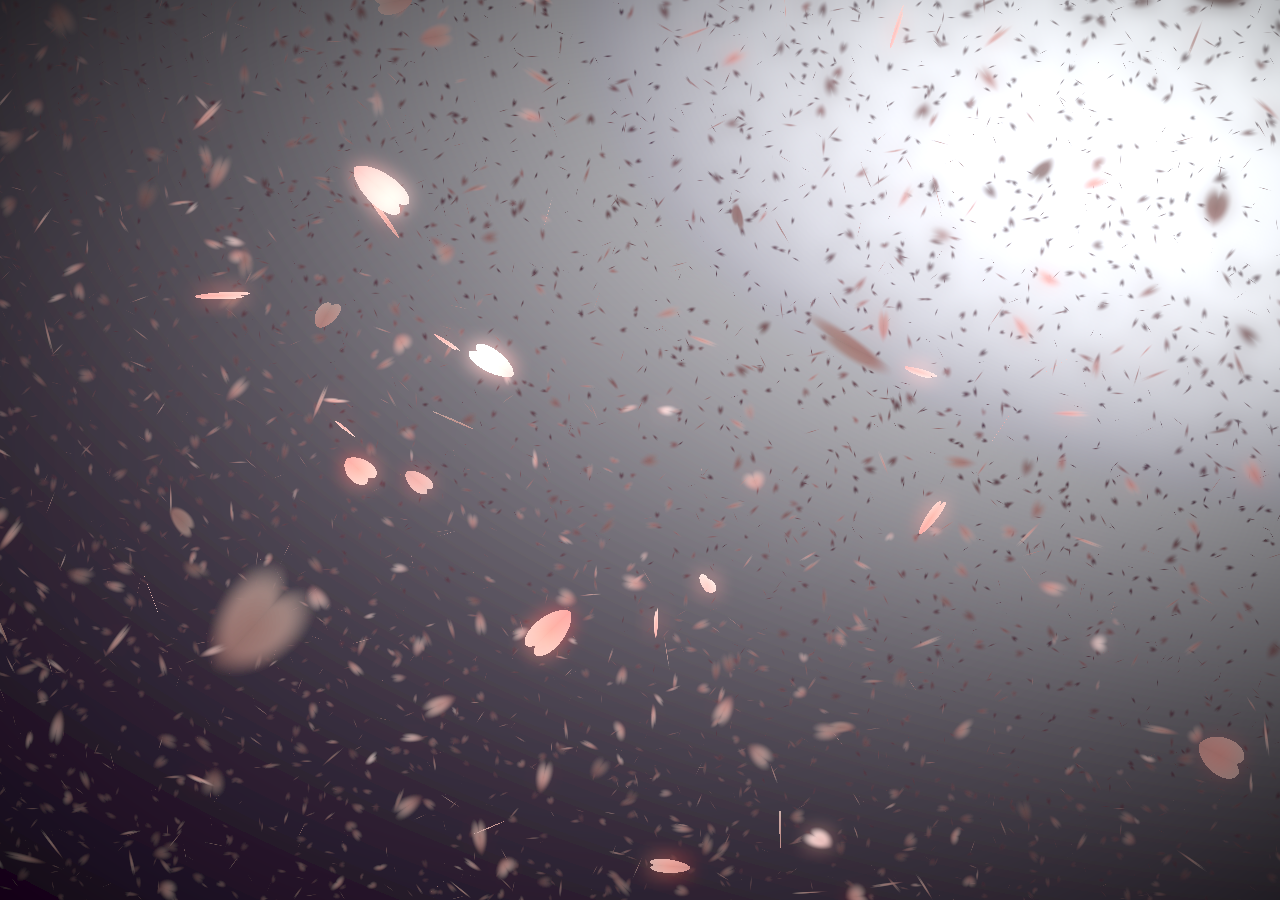
<file: index.htm>
<!DOCTYPE HTML PUBLIC "-//W3C//DTD HTML 4.0 Transitional//EN">
<HTML>
 <HEAD>
  <TITLE> New Document </TITLE>
  <META NAME="Generator" CONTENT="EditPlus">
  <META NAME="Author" CONTENT="">
  <META NAME="Keywords" CONTENT="">
  <META NAME="Description" CONTENT="">
	  <meta name="viewport" content="width=device-width, initial-scale=1, shrink-to-fit=no">

  <style>body {
    padding:0;
    margin:0;
    overflow:hidden;
	height: 600px;
}
canvas {
    padding:0;
    margin:0;
}
div.btnbg {
    position:fixed;
    left:0;
    top:0;
}</style>
 </HEAD>

 <BODY>
<canvas id="sakura"></canvas>
<div class="btnbg">
</div>

<!-- sakura shader -->
<script id="sakura_point_vsh" type="x-shader/x_vertex">
uniform mat4 uProjection;
uniform mat4 uModelview;
uniform vec3 uResolution;
uniform vec3 uOffset;
uniform vec3 uDOF;  //x:focus distance, y:focus radius, z:max radius
uniform vec3 uFade; //x:start distance, y:half distance, z:near fade start

attribute vec3 aPosition;
attribute vec3 aEuler;
attribute vec2 aMisc; //x:size, y:fade

varying vec3 pposition;
varying float psize;
varying float palpha;
varying float pdist;

//varying mat3 rotMat;
varying vec3 normX;
varying vec3 normY;
varying vec3 normZ;
varying vec3 normal;

varying float diffuse;
varying float specular;
varying float rstop;
varying float distancefade;

void main(void) {
    // Projection is based on vertical angle
    vec4 pos = uModelview * vec4(aPosition + uOffset, 1.0);
    gl_Position = uProjection * pos;
    gl_PointSize = aMisc.x * uProjection[1][1] / -pos.z * uResolution.y * 0.5;
    
    pposition = pos.xyz;
    psize = aMisc.x;
    pdist = length(pos.xyz);
    palpha = smoothstep(0.0, 1.0, (pdist - 0.1) / uFade.z);
    
    vec3 elrsn = sin(aEuler);
    vec3 elrcs = cos(aEuler);
    mat3 rotx = mat3(
        1.0, 0.0, 0.0,
        0.0, elrcs.x, elrsn.x,
        0.0, -elrsn.x, elrcs.x
    );
    mat3 roty = mat3(
        elrcs.y, 0.0, -elrsn.y,
        0.0, 1.0, 0.0,
        elrsn.y, 0.0, elrcs.y
    );
    mat3 rotz = mat3(
        elrcs.z, elrsn.z, 0.0, 
        -elrsn.z, elrcs.z, 0.0,
        0.0, 0.0, 1.0
    );
    mat3 rotmat = rotx * roty * rotz;
    normal = rotmat[2];
    
    mat3 trrotm = mat3(
        rotmat[0][0], rotmat[1][0], rotmat[2][0],
        rotmat[0][1], rotmat[1][1], rotmat[2][1],
        rotmat[0][2], rotmat[1][2], rotmat[2][2]
    );
    normX = trrotm[0];
    normY = trrotm[1];
    normZ = trrotm[2];
    
    const vec3 lit = vec3(0.6917144638660746, 0.6917144638660746, -0.20751433915982237);
    
    float tmpdfs = dot(lit, normal);
    if(tmpdfs < 0.0) {
        normal = -normal;
        tmpdfs = dot(lit, normal);
    }
    diffuse = 0.4 + tmpdfs;
    
    vec3 eyev = normalize(-pos.xyz);
    if(dot(eyev, normal) > 0.0) {
        vec3 hv = normalize(eyev + lit);
        specular = pow(max(dot(hv, normal), 0.0), 20.0);
    }
    else {
        specular = 0.0;
    }
    
    rstop = clamp((abs(pdist - uDOF.x) - uDOF.y) / uDOF.z, 0.0, 1.0);
    rstop = pow(rstop, 0.5);
    //-0.69315 = ln(0.5)
    distancefade = min(1.0, exp((uFade.x - pdist) * 0.69315 / uFade.y));
}
</script>
<script id="sakura_point_fsh" type="x-shader/x_fragment">
#ifdef GL_ES
//precision mediump float;
precision highp float;
#endif

uniform vec3 uDOF;  //x:focus distance, y:focus radius, z:max radius
uniform vec3 uFade; //x:start distance, y:half distance, z:near fade start

const vec3 fadeCol = vec3(0.08, 0.03, 0.06);

varying vec3 pposition;
varying float psize;
varying float palpha;
varying float pdist;

//varying mat3 rotMat;
varying vec3 normX;
varying vec3 normY;
varying vec3 normZ;
varying vec3 normal;

varying float diffuse;
varying float specular;
varying float rstop;
varying float distancefade;

float ellipse(vec2 p, vec2 o, vec2 r) {
    vec2 lp = (p - o) / r;
    return length(lp) - 1.0;
}

void main(void) {
    vec3 p = vec3(gl_PointCoord - vec2(0.5, 0.5), 0.0) * 2.0;
    vec3 d = vec3(0.0, 0.0, -1.0);
    float nd = normZ.z; //dot(-normZ, d);
    if(abs(nd) < 0.0001) discard;
    
    float np = dot(normZ, p);
    vec3 tp = p + d * np / nd;
    vec2 coord = vec2(dot(normX, tp), dot(normY, tp));
    
    //angle = 15 degree
    const float flwrsn = 0.258819045102521;
    const float flwrcs = 0.965925826289068;
    mat2 flwrm = mat2(flwrcs, -flwrsn, flwrsn, flwrcs);
    vec2 flwrp = vec2(abs(coord.x), coord.y) * flwrm;
    
    float r;
    if(flwrp.x < 0.0) {
        r = ellipse(flwrp, vec2(0.065, 0.024) * 0.5, vec2(0.36, 0.96) * 0.5);
    }
    else {
        r = ellipse(flwrp, vec2(0.065, 0.024) * 0.5, vec2(0.58, 0.96) * 0.5);
    }
    
    if(r > rstop) discard;
    
    vec3 col = mix(vec3(1.0, 0.8, 0.75), vec3(1.0, 0.9, 0.87), r);
    float grady = mix(0.0, 1.0, pow(coord.y * 0.5 + 0.5, 0.35));
    col *= vec3(1.0, grady, grady);
    col *= mix(0.8, 1.0, pow(abs(coord.x), 0.3));
    col = col * diffuse + specular;
    
    col = mix(fadeCol, col, distancefade);
    
    float alpha = (rstop > 0.001)? (0.5 - r / (rstop * 2.0)) : 1.0;
    alpha = smoothstep(0.0, 1.0, alpha) * palpha;
    
    gl_FragColor = vec4(col * 0.5, alpha);
}
</script>
<!-- effects -->
<script id="fx_common_vsh" type="x-shader/x_vertex">
uniform vec3 uResolution;
attribute vec2 aPosition;

varying vec2 texCoord;
varying vec2 screenCoord;

void main(void) {
    gl_Position = vec4(aPosition, 0.0, 1.0);
    texCoord = aPosition.xy * 0.5 + vec2(0.5, 0.5);
    screenCoord = aPosition.xy * vec2(uResolution.z, 1.0);
}
</script>
<script id="bg_fsh" type="x-shader/x_fragment">
#ifdef GL_ES
//precision mediump float;
precision highp float;
#endif

uniform vec2 uTimes;

varying vec2 texCoord;
varying vec2 screenCoord;

void main(void) {
    vec3 col;
    float c;
    vec2 tmpv = texCoord * vec2(0.8, 1.0) - vec2(0.95, 1.0);
    c = exp(-pow(length(tmpv) * 1.8, 2.0));
    col = mix(vec3(0.02, 0.0, 0.03), vec3(0.96, 0.98, 1.0) * 1.5, c);
    gl_FragColor = vec4(col * 0.5, 1.0);
}
</script>
<script id="fx_brightbuf_fsh" type="x-shader/x_fragment">
#ifdef GL_ES
//precision mediump float;
precision highp float;
#endif
uniform sampler2D uSrc;
uniform vec2 uDelta;

varying vec2 texCoord;
varying vec2 screenCoord;

void main(void) {
    vec4 col = texture2D(uSrc, texCoord);
    gl_FragColor = vec4(col.rgb * 2.0 - vec3(0.5), 1.0);
}
</script>
<script id="fx_dirblur_r4_fsh" type="x-shader/x_fragment">
#ifdef GL_ES
//precision mediump float;
precision highp float;
#endif
uniform sampler2D uSrc;
uniform vec2 uDelta;
uniform vec4 uBlurDir; //dir(x, y), stride(z, w)

varying vec2 texCoord;
varying vec2 screenCoord;

void main(void) {
    vec4 col = texture2D(uSrc, texCoord);
    col = col + texture2D(uSrc, texCoord + uBlurDir.xy * uDelta);
    col = col + texture2D(uSrc, texCoord - uBlurDir.xy * uDelta);
    col = col + texture2D(uSrc, texCoord + (uBlurDir.xy + uBlurDir.zw) * uDelta);
    col = col + texture2D(uSrc, texCoord - (uBlurDir.xy + uBlurDir.zw) * uDelta);
    gl_FragColor = col / 5.0;
}
</script>
<!-- effect fragment shader template -->
<script id="fx_common_fsh" type="x-shader/x_fragment">
#ifdef GL_ES
//precision mediump float;
precision highp float;
#endif
uniform sampler2D uSrc;
uniform vec2 uDelta;

varying vec2 texCoord;
varying vec2 screenCoord;

void main(void) {
    gl_FragColor = texture2D(uSrc, texCoord);
}
</script>
<!-- post processing -->
<script id="pp_final_vsh" type="x-shader/x_vertex">
uniform vec3 uResolution;
attribute vec2 aPosition;
varying vec2 texCoord;
varying vec2 screenCoord;
void main(void) {
    gl_Position = vec4(aPosition, 0.0, 1.0);
    texCoord = aPosition.xy * 0.5 + vec2(0.5, 0.5);
    screenCoord = aPosition.xy * vec2(uResolution.z, 1.0);
}
</script>
<script id="pp_final_fsh" type="x-shader/x_fragment">
#ifdef GL_ES
//precision mediump float;
precision highp float;
#endif
uniform sampler2D uSrc;
uniform sampler2D uBloom;
uniform vec2 uDelta;
varying vec2 texCoord;
varying vec2 screenCoord;
void main(void) {
    vec4 srccol = texture2D(uSrc, texCoord) * 2.0;
    vec4 bloomcol = texture2D(uBloom, texCoord);
    vec4 col;
    col = srccol + bloomcol * (vec4(1.0) + srccol);
    col *= smoothstep(1.0, 0.0, pow(length((texCoord - vec2(0.5)) * 2.0), 1.2) * 0.5);
    col = pow(col, vec4(0.45454545454545)); //(1.0 / 2.2)
    
    gl_FragColor = vec4(col.rgb, 1.0);
    gl_FragColor.a = 1.0;
}
</script>
  <script>
  // Utilities
var Vector3 = {};
var Matrix44 = {};
Vector3.create = function(x, y, z) {
    return {'x':x, 'y':y, 'z':z};
};
Vector3.dot = function (v0, v1) {
    return v0.x * v1.x + v0.y * v1.y + v0.z * v1.z;
};
Vector3.cross = function (v, v0, v1) {
    v.x = v0.y * v1.z - v0.z * v1.y;
    v.y = v0.z * v1.x - v0.x * v1.z;
    v.z = v0.x * v1.y - v0.y * v1.x;
};
Vector3.normalize = function (v) {
    var l = v.x * v.x + v.y * v.y + v.z * v.z;
    if(l > 0.00001) {
        l = 1.0 / Math.sqrt(l);
        v.x *= l;
        v.y *= l;
        v.z *= l;
    }
};
Vector3.arrayForm = function(v) {
    if(v.array) {
        v.array[0] = v.x;
        v.array[1] = v.y;
        v.array[2] = v.z;
    }
    else {
        v.array = new Float32Array([v.x, v.y, v.z]);
    }
    return v.array;
};
Matrix44.createIdentity = function () {
    return new Float32Array([1.0, 0.0, 0.0, 0.0, 0.0, 1.0, 0.0, 0.0, 0.0, 0.0, 1.0, 0.0, 0.0, 0.0, 0.0, 1.0]);
};
Matrix44.loadProjection = function (m, aspect, vdeg, near, far) {
    var h = near * Math.tan(vdeg * Math.PI / 180.0 * 0.5) * 2.0;
    var w = h * aspect;
    
    m[0] = 2.0 * near / w;
    m[1] = 0.0;
    m[2] = 0.0;
    m[3] = 0.0;
    
    m[4] = 0.0;
    m[5] = 2.0 * near / h;
    m[6] = 0.0;
    m[7] = 0.0;
    
    m[8] = 0.0;
    m[9] = 0.0;
    m[10] = -(far + near) / (far - near);
    m[11] = -1.0;
    
    m[12] = 0.0;
    m[13] = 0.0;
    m[14] = -2.0 * far * near / (far - near);
    m[15] = 0.0;
};
Matrix44.loadLookAt = function (m, vpos, vlook, vup) {
    var frontv = Vector3.create(vpos.x - vlook.x, vpos.y - vlook.y, vpos.z - vlook.z);
    Vector3.normalize(frontv);
    var sidev = Vector3.create(1.0, 0.0, 0.0);
    Vector3.cross(sidev, vup, frontv);
    Vector3.normalize(sidev);
    var topv = Vector3.create(1.0, 0.0, 0.0);
    Vector3.cross(topv, frontv, sidev);
    Vector3.normalize(topv);
    
    m[0] = sidev.x;
    m[1] = topv.x;
    m[2] = frontv.x;
    m[3] = 0.0;
    
    m[4] = sidev.y;
    m[5] = topv.y;
    m[6] = frontv.y;
    m[7] = 0.0;
    
    m[8] = sidev.z;
    m[9] = topv.z;
    m[10] = frontv.z;
    m[11] = 0.0;
    
    m[12] = -(vpos.x * m[0] + vpos.y * m[4] + vpos.z * m[8]);
    m[13] = -(vpos.x * m[1] + vpos.y * m[5] + vpos.z * m[9]);
    m[14] = -(vpos.x * m[2] + vpos.y * m[6] + vpos.z * m[10]);
    m[15] = 1.0;
};

//
var timeInfo = {
    'start':0, 'prev':0, // Date
    'delta':0, 'elapsed':0 // Number(sec)
};

//
var gl;
var renderSpec = {
    'width':0,
    'height':0,
    'aspect':1,
    'array':new Float32Array(3),
    'halfWidth':0,
    'halfHeight':0,
    'halfArray':new Float32Array(3)
    // and some render targets. see setViewport()
};
renderSpec.setSize = function(w, h) {
    renderSpec.width = w;
    renderSpec.height = h;
    renderSpec.aspect = renderSpec.width / renderSpec.height;
    renderSpec.array[0] = renderSpec.width;
    renderSpec.array[1] = renderSpec.height;
    renderSpec.array[2] = renderSpec.aspect;
    
    renderSpec.halfWidth = Math.floor(w / 2);
    renderSpec.halfHeight = Math.floor(h / 2);
    renderSpec.halfArray[0] = renderSpec.halfWidth;
    renderSpec.halfArray[1] = renderSpec.halfHeight;
    renderSpec.halfArray[2] = renderSpec.halfWidth / renderSpec.halfHeight;
};

function deleteRenderTarget(rt) {
    gl.deleteFramebuffer(rt.frameBuffer);
    gl.deleteRenderbuffer(rt.renderBuffer);
    gl.deleteTexture(rt.texture);
}

function createRenderTarget(w, h) {
    var ret = {
        'width':w,
        'height':h,
        'sizeArray':new Float32Array([w, h, w / h]),
        'dtxArray':new Float32Array([1.0 / w, 1.0 / h])
    };
    ret.frameBuffer = gl.createFramebuffer();
    ret.renderBuffer = gl.createRenderbuffer();
    ret.texture = gl.createTexture();
    
    gl.bindTexture(gl.TEXTURE_2D, ret.texture);
    gl.texImage2D(gl.TEXTURE_2D, 0, gl.RGBA, w, h, 0, gl.RGBA, gl.UNSIGNED_BYTE, null);
    gl.texParameteri(gl.TEXTURE_2D, gl.TEXTURE_WRAP_S, gl.CLAMP_TO_EDGE);
    gl.texParameteri(gl.TEXTURE_2D, gl.TEXTURE_WRAP_T, gl.CLAMP_TO_EDGE);
    gl.texParameteri(gl.TEXTURE_2D, gl.TEXTURE_MAG_FILTER, gl.LINEAR);
    gl.texParameteri(gl.TEXTURE_2D, gl.TEXTURE_MIN_FILTER, gl.LINEAR);
    
    gl.bindFramebuffer(gl.FRAMEBUFFER, ret.frameBuffer);
    gl.framebufferTexture2D(gl.FRAMEBUFFER, gl.COLOR_ATTACHMENT0, gl.TEXTURE_2D, ret.texture, 0);
    
    gl.bindRenderbuffer(gl.RENDERBUFFER, ret.renderBuffer);
    gl.renderbufferStorage(gl.RENDERBUFFER, gl.DEPTH_COMPONENT16, w, h);
    gl.framebufferRenderbuffer(gl.FRAMEBUFFER, gl.DEPTH_ATTACHMENT, gl.RENDERBUFFER, ret.renderBuffer);
    
    gl.bindTexture(gl.TEXTURE_2D, null);
    gl.bindRenderbuffer(gl.RENDERBUFFER, null);
    gl.bindFramebuffer(gl.FRAMEBUFFER, null);
    
    return ret;
}

function compileShader(shtype, shsrc) {
	var retsh = gl.createShader(shtype);
	
	gl.shaderSource(retsh, shsrc);
	gl.compileShader(retsh);
	
	if(!gl.getShaderParameter(retsh, gl.COMPILE_STATUS)) {
		var errlog = gl.getShaderInfoLog(retsh);
		gl.deleteShader(retsh);
		console.error(errlog);
		return null;
	}
	return retsh;
}

function createShader(vtxsrc, frgsrc, uniformlist, attrlist) {
    var vsh = compileShader(gl.VERTEX_SHADER, vtxsrc);
    var fsh = compileShader(gl.FRAGMENT_SHADER, frgsrc);
    
    if(vsh == null || fsh == null) {
        return null;
    }
    
    var prog = gl.createProgram();
    gl.attachShader(prog, vsh);
    gl.attachShader(prog, fsh);
    
    gl.deleteShader(vsh);
    gl.deleteShader(fsh);
    
    gl.linkProgram(prog);
    if (!gl.getProgramParameter(prog, gl.LINK_STATUS)) {
        var errlog = gl.getProgramInfoLog(prog);
        console.error(errlog);
        return null;
    }
    
    if(uniformlist) {
        prog.uniforms = {};
        for(var i = 0; i < uniformlist.length; i++) {
            prog.uniforms[uniformlist[i]] = gl.getUniformLocation(prog, uniformlist[i]);
        }
    }
    
    if(attrlist) {
        prog.attributes = {};
        for(var i = 0; i < attrlist.length; i++) {
            var attr = attrlist[i];
            prog.attributes[attr] = gl.getAttribLocation(prog, attr);
        }
    }
    
    return prog;
}

function useShader(prog) {
    gl.useProgram(prog);
    for(var attr in prog.attributes) {
        gl.enableVertexAttribArray(prog.attributes[attr]);;
    }
}

function unuseShader(prog) {
    for(var attr in prog.attributes) {
        gl.disableVertexAttribArray(prog.attributes[attr]);;
    }
    gl.useProgram(null);
}

var projection = {
    'angle':60,
    'nearfar':new Float32Array([0.1, 100.0]),
    'matrix':Matrix44.createIdentity()
};
var camera = {
    'position':Vector3.create(0, 0, 100),
    'lookat':Vector3.create(0, 0, 0),
    'up':Vector3.create(0, 1, 0),
    'dof':Vector3.create(10.0, 4.0, 8.0),
    'matrix':Matrix44.createIdentity()
};

var pointFlower = {};
var meshFlower = {};
var sceneStandBy = false;

var BlossomParticle = function () {
    this.velocity = new Array(3);
    this.rotation = new Array(3);
    this.position = new Array(3);
    this.euler = new Array(3);
    this.size = 1.0;
    this.alpha = 1.0;
    this.zkey = 0.0;
};

BlossomParticle.prototype.setVelocity = function (vx, vy, vz) {
    this.velocity[0] = vx;
    this.velocity[1] = vy;
    this.velocity[2] = vz;
};

BlossomParticle.prototype.setRotation = function (rx, ry, rz) {
    this.rotation[0] = rx;
    this.rotation[1] = ry;
    this.rotation[2] = rz;
};

BlossomParticle.prototype.setPosition = function (nx, ny, nz) {
    this.position[0] = nx;
    this.position[1] = ny;
    this.position[2] = nz;
};

BlossomParticle.prototype.setEulerAngles = function (rx, ry, rz) {
    this.euler[0] = rx;
    this.euler[1] = ry;
    this.euler[2] = rz;
};

BlossomParticle.prototype.setSize = function (s) {
    this.size = s;
};

BlossomParticle.prototype.update = function (dt, et) {
    this.position[0] += this.velocity[0] * dt;
    this.position[1] += this.velocity[1] * dt;
    this.position[2] += this.velocity[2] * dt;
    
    this.euler[0] += this.rotation[0] * dt;
    this.euler[1] += this.rotation[1] * dt;
    this.euler[2] += this.rotation[2] * dt;
};

function createPointFlowers() {
    // get point sizes
    var prm = gl.getParameter(gl.ALIASED_POINT_SIZE_RANGE);
    renderSpec.pointSize = {'min':prm[0], 'max':prm[1]};
    
    var vtxsrc = document.getElementById("sakura_point_vsh").textContent;
    var frgsrc = document.getElementById("sakura_point_fsh").textContent;
    
    pointFlower.program = createShader(
        vtxsrc, frgsrc,
        ['uProjection', 'uModelview', 'uResolution', 'uOffset', 'uDOF', 'uFade'],
        ['aPosition', 'aEuler', 'aMisc']
    );
    
    useShader(pointFlower.program);
    pointFlower.offset = new Float32Array([0.0, 0.0, 0.0]);
    pointFlower.fader = Vector3.create(0.0, 10.0, 0.0);
    
    // paramerters: velocity[3], rotate[3]
    pointFlower.numFlowers = 1600;
    pointFlower.particles = new Array(pointFlower.numFlowers);
    // vertex attributes {position[3], euler_xyz[3], size[1]}
    pointFlower.dataArray = new Float32Array(pointFlower.numFlowers * (3 + 3 + 2));
    pointFlower.positionArrayOffset = 0;
    pointFlower.eulerArrayOffset = pointFlower.numFlowers * 3;
    pointFlower.miscArrayOffset = pointFlower.numFlowers * 6;
    
    pointFlower.buffer = gl.createBuffer();
    gl.bindBuffer(gl.ARRAY_BUFFER, pointFlower.buffer);
    gl.bufferData(gl.ARRAY_BUFFER, pointFlower.dataArray, gl.DYNAMIC_DRAW);
    gl.bindBuffer(gl.ARRAY_BUFFER, null);
    
    unuseShader(pointFlower.program);
    
    for(var i = 0; i < pointFlower.numFlowers; i++) {
        pointFlower.particles[i] = new BlossomParticle();
    }
}

function initPointFlowers() {
    //area
    pointFlower.area = Vector3.create(20.0, 20.0, 20.0);
    pointFlower.area.x = pointFlower.area.y * renderSpec.aspect;
    
    pointFlower.fader.x = 10.0; //env fade start
    pointFlower.fader.y = pointFlower.area.z; //env fade half
    pointFlower.fader.z = 0.1;  //near fade start
    
    //particles
    var PI2 = Math.PI * 2.0;
    var tmpv3 = Vector3.create(0, 0, 0);
    var tmpv = 0;
    var symmetryrand = function() {return (Math.random() * 2.0 - 1.0);};
    for(var i = 0; i < pointFlower.numFlowers; i++) {
        var tmpprtcl = pointFlower.particles[i];
        
        //velocity
        tmpv3.x = symmetryrand() * 0.3 + 0.8;
        tmpv3.y = symmetryrand() * 0.2 - 1.0;
        tmpv3.z = symmetryrand() * 0.3 + 0.5;
        Vector3.normalize(tmpv3);
        tmpv = 2.0 + Math.random() * 1.0;
        tmpprtcl.setVelocity(tmpv3.x * tmpv, tmpv3.y * tmpv, tmpv3.z * tmpv);
        
        //rotation
        tmpprtcl.setRotation(
            symmetryrand() * PI2 * 0.5,
            symmetryrand() * PI2 * 0.5,
            symmetryrand() * PI2 * 0.5
        );
        
        //position
        tmpprtcl.setPosition(
            symmetryrand() * pointFlower.area.x,
            symmetryrand() * pointFlower.area.y,
            symmetryrand() * pointFlower.area.z
        );
        
        //euler
        tmpprtcl.setEulerAngles(
            Math.random() * Math.PI * 2.0,
            Math.random() * Math.PI * 2.0,
            Math.random() * Math.PI * 2.0
        );
        
        //size
        tmpprtcl.setSize(0.9 + Math.random() * 0.1);
    }
}

function renderPointFlowers() {
    //update
    var PI2 = Math.PI * 2.0;
    var limit = [pointFlower.area.x, pointFlower.area.y, pointFlower.area.z];
    var repeatPos = function (prt, cmp, limit) {
        if(Math.abs(prt.position[cmp]) - prt.size * 0.5 > limit) {
            //out of area
            if(prt.position[cmp] > 0) {
                prt.position[cmp] -= limit * 2.0;
            }
            else {
                prt.position[cmp] += limit * 2.0;
            }
        }
    };
    var repeatEuler = function (prt, cmp) {
        prt.euler[cmp] = prt.euler[cmp] % PI2;
        if(prt.euler[cmp] < 0.0) {
            prt.euler[cmp] += PI2;
        }
    };
    
    for(var i = 0; i < pointFlower.numFlowers; i++) {
        var prtcl = pointFlower.particles[i];
        prtcl.update(timeInfo.delta, timeInfo.elapsed);
        repeatPos(prtcl, 0, pointFlower.area.x);
        repeatPos(prtcl, 1, pointFlower.area.y);
        repeatPos(prtcl, 2, pointFlower.area.z);
        repeatEuler(prtcl, 0);
        repeatEuler(prtcl, 1);
        repeatEuler(prtcl, 2);
        
        prtcl.alpha = 1.0;//(pointFlower.area.z - prtcl.position[2]) * 0.5;
        
        prtcl.zkey = (camera.matrix[2] * prtcl.position[0]
                    + camera.matrix[6] * prtcl.position[1]
                    + camera.matrix[10] * prtcl.position[2]
                    + camera.matrix[14]);
    }
    
    // sort
    pointFlower.particles.sort(function(p0, p1){return p0.zkey - p1.zkey;});
    
    // update data
    var ipos = pointFlower.positionArrayOffset;
    var ieuler = pointFlower.eulerArrayOffset;
    var imisc = pointFlower.miscArrayOffset;
    for(var i = 0; i < pointFlower.numFlowers; i++) {
        var prtcl = pointFlower.particles[i];
        pointFlower.dataArray[ipos] = prtcl.position[0];
        pointFlower.dataArray[ipos + 1] = prtcl.position[1];
        pointFlower.dataArray[ipos + 2] = prtcl.position[2];
        ipos += 3;
        pointFlower.dataArray[ieuler] = prtcl.euler[0];
        pointFlower.dataArray[ieuler + 1] = prtcl.euler[1];
        pointFlower.dataArray[ieuler + 2] = prtcl.euler[2];
        ieuler += 3;
        pointFlower.dataArray[imisc] = prtcl.size;
        pointFlower.dataArray[imisc + 1] = prtcl.alpha;
        imisc += 2;
    }
    
    //draw
    gl.enable(gl.BLEND);
    //gl.disable(gl.DEPTH_TEST);
    gl.blendFunc(gl.SRC_ALPHA, gl.ONE_MINUS_SRC_ALPHA);
    
    var prog = pointFlower.program;
    useShader(prog);
    
    gl.uniformMatrix4fv(prog.uniforms.uProjection, false, projection.matrix);
    gl.uniformMatrix4fv(prog.uniforms.uModelview, false, camera.matrix);
    gl.uniform3fv(prog.uniforms.uResolution, renderSpec.array);
    gl.uniform3fv(prog.uniforms.uDOF, Vector3.arrayForm(camera.dof));
    gl.uniform3fv(prog.uniforms.uFade, Vector3.arrayForm(pointFlower.fader));
    
    gl.bindBuffer(gl.ARRAY_BUFFER, pointFlower.buffer);
    gl.bufferData(gl.ARRAY_BUFFER, pointFlower.dataArray, gl.DYNAMIC_DRAW);
    
    gl.vertexAttribPointer(prog.attributes.aPosition, 3, gl.FLOAT, false, 0, pointFlower.positionArrayOffset * Float32Array.BYTES_PER_ELEMENT);
    gl.vertexAttribPointer(prog.attributes.aEuler, 3, gl.FLOAT, false, 0, pointFlower.eulerArrayOffset * Float32Array.BYTES_PER_ELEMENT);
    gl.vertexAttribPointer(prog.attributes.aMisc, 2, gl.FLOAT, false, 0, pointFlower.miscArrayOffset * Float32Array.BYTES_PER_ELEMENT);
    
    // doubler
    for(var i = 1; i < 2; i++) {
        var zpos = i * -2.0;
        pointFlower.offset[0] = pointFlower.area.x * -1.0;
        pointFlower.offset[1] = pointFlower.area.y * -1.0;
        pointFlower.offset[2] = pointFlower.area.z * zpos;
        gl.uniform3fv(prog.uniforms.uOffset, pointFlower.offset);
        gl.drawArrays(gl.POINT, 0, pointFlower.numFlowers);
        
        pointFlower.offset[0] = pointFlower.area.x * -1.0;
        pointFlower.offset[1] = pointFlower.area.y *  1.0;
        pointFlower.offset[2] = pointFlower.area.z * zpos;
        gl.uniform3fv(prog.uniforms.uOffset, pointFlower.offset);
        gl.drawArrays(gl.POINT, 0, pointFlower.numFlowers);
        
        pointFlower.offset[0] = pointFlower.area.x *  1.0;
        pointFlower.offset[1] = pointFlower.area.y * -1.0;
        pointFlower.offset[2] = pointFlower.area.z * zpos;
        gl.uniform3fv(prog.uniforms.uOffset, pointFlower.offset);
        gl.drawArrays(gl.POINT, 0, pointFlower.numFlowers);
        
        pointFlower.offset[0] = pointFlower.area.x *  1.0;
        pointFlower.offset[1] = pointFlower.area.y *  1.0;
        pointFlower.offset[2] = pointFlower.area.z * zpos;
        gl.uniform3fv(prog.uniforms.uOffset, pointFlower.offset);
        gl.drawArrays(gl.POINT, 0, pointFlower.numFlowers);
    }
    
    //main
    pointFlower.offset[0] = 0.0;
    pointFlower.offset[1] = 0.0;
    pointFlower.offset[2] = 0.0;
    gl.uniform3fv(prog.uniforms.uOffset, pointFlower.offset);
    gl.drawArrays(gl.POINT, 0, pointFlower.numFlowers);
    
    gl.bindBuffer(gl.ARRAY_BUFFER, null);
    unuseShader(prog);
    
    gl.enable(gl.DEPTH_TEST);
    gl.disable(gl.BLEND);
}

// effects
//common util
function createEffectProgram(vtxsrc, frgsrc, exunifs, exattrs) {
    var ret = {};
    var unifs = ['uResolution', 'uSrc', 'uDelta'];
    if(exunifs) {
        unifs = unifs.concat(exunifs);
    }
    var attrs = ['aPosition'];
    if(exattrs) {
        attrs = attrs.concat(exattrs);
    }
    
    ret.program = createShader(vtxsrc, frgsrc, unifs, attrs);
    useShader(ret.program);
    
    ret.dataArray = new Float32Array([
        -1.0, -1.0,
         1.0, -1.0,
        -1.0,  1.0,
         1.0,  1.0
    ]);
    ret.buffer = gl.createBuffer();
    gl.bindBuffer(gl.ARRAY_BUFFER, ret.buffer);
    gl.bufferData(gl.ARRAY_BUFFER, ret.dataArray, gl.STATIC_DRAW);
    
    gl.bindBuffer(gl.ARRAY_BUFFER, null);
    unuseShader(ret.program);
    
    return ret;
}

// basic usage
// useEffect(prog, srctex({'texture':texid, 'dtxArray':(f32)[dtx, dty]})); //basic initialize
// gl.uniform**(...); //additional uniforms
// drawEffect()
// unuseEffect(prog)
// TEXTURE0 makes src
function useEffect(fxobj, srctex) {
    var prog = fxobj.program;
    useShader(prog);
    gl.uniform3fv(prog.uniforms.uResolution, renderSpec.array);
    
    if(srctex != null) {
        gl.uniform2fv(prog.uniforms.uDelta, srctex.dtxArray);
        gl.uniform1i(prog.uniforms.uSrc, 0);
        
        gl.activeTexture(gl.TEXTURE0);
        gl.bindTexture(gl.TEXTURE_2D, srctex.texture);
    }
}
function drawEffect(fxobj) {
    gl.bindBuffer(gl.ARRAY_BUFFER, fxobj.buffer);
    gl.vertexAttribPointer(fxobj.program.attributes.aPosition, 2, gl.FLOAT, false, 0, 0);
    gl.drawArrays(gl.TRIANGLE_STRIP, 0, 4);
}
function unuseEffect(fxobj) {
    unuseShader(fxobj.program);
}

var effectLib = {};
function createEffectLib() {
    
    var vtxsrc, frgsrc;
    //common
    var cmnvtxsrc = document.getElementById("fx_common_vsh").textContent;
    
    //background
    frgsrc = document.getElementById("bg_fsh").textContent;
    effectLib.sceneBg = createEffectProgram(cmnvtxsrc, frgsrc, ['uTimes'], null);
    
    // make brightpixels buffer
    frgsrc = document.getElementById("fx_brightbuf_fsh").textContent;
    effectLib.mkBrightBuf = createEffectProgram(cmnvtxsrc, frgsrc, null, null);
    
    // direction blur
    frgsrc = document.getElementById("fx_dirblur_r4_fsh").textContent;
    effectLib.dirBlur = createEffectProgram(cmnvtxsrc, frgsrc, ['uBlurDir'], null);
    
    //final composite
    vtxsrc = document.getElementById("pp_final_vsh").textContent;
    frgsrc = document.getElementById("pp_final_fsh").textContent;
    effectLib.finalComp = createEffectProgram(vtxsrc, frgsrc, ['uBloom'], null);
}

// background
function createBackground() {
    //console.log("create background");
}
function initBackground() {
    //console.log("init background");
}
function renderBackground() {
    gl.disable(gl.DEPTH_TEST);
    
    useEffect(effectLib.sceneBg, null);
    gl.uniform2f(effectLib.sceneBg.program.uniforms.uTimes, timeInfo.elapsed, timeInfo.delta);
    drawEffect(effectLib.sceneBg);
    unuseEffect(effectLib.sceneBg);
    
    gl.enable(gl.DEPTH_TEST);
}

// post process
var postProcess = {};
function createPostProcess() {
    //console.log("create post process");
}
function initPostProcess() {
    //console.log("init post process");
}

function renderPostProcess() {
    gl.enable(gl.TEXTURE_2D);
    gl.disable(gl.DEPTH_TEST);
    var bindRT = function (rt, isclear) {
        gl.bindFramebuffer(gl.FRAMEBUFFER, rt.frameBuffer);
        gl.viewport(0, 0, rt.width, rt.height);
        if(isclear) {
            gl.clearColor(0, 0, 0, 0);
            gl.clear(gl.COLOR_BUFFER_BIT | gl.DEPTH_BUFFER_BIT);
        }
    };
    
    //make bright buff
    bindRT(renderSpec.wHalfRT0, true);
    useEffect(effectLib.mkBrightBuf, renderSpec.mainRT);
    drawEffect(effectLib.mkBrightBuf);
    unuseEffect(effectLib.mkBrightBuf);
    
    // make bloom
    for(var i = 0; i < 2; i++) {
        var p = 1.5 + 1 * i;
        var s = 2.0 + 1 * i;
        bindRT(renderSpec.wHalfRT1, true);
        useEffect(effectLib.dirBlur, renderSpec.wHalfRT0);
        gl.uniform4f(effectLib.dirBlur.program.uniforms.uBlurDir, p, 0.0, s, 0.0);
        drawEffect(effectLib.dirBlur);
        unuseEffect(effectLib.dirBlur);
        
        bindRT(renderSpec.wHalfRT0, true);
        useEffect(effectLib.dirBlur, renderSpec.wHalfRT1);
        gl.uniform4f(effectLib.dirBlur.program.uniforms.uBlurDir, 0.0, p, 0.0, s);
        drawEffect(effectLib.dirBlur);
        unuseEffect(effectLib.dirBlur);
    }
    
    //display
    gl.bindFramebuffer(gl.FRAMEBUFFER, null);
    gl.viewport(0, 0, renderSpec.width, renderSpec.height);
    gl.clear(gl.COLOR_BUFFER_BIT | gl.DEPTH_BUFFER_BIT);
    
    useEffect(effectLib.finalComp, renderSpec.mainRT);
    gl.uniform1i(effectLib.finalComp.program.uniforms.uBloom, 1);
    gl.activeTexture(gl.TEXTURE1);
    gl.bindTexture(gl.TEXTURE_2D, renderSpec.wHalfRT0.texture);
    drawEffect(effectLib.finalComp);
    unuseEffect(effectLib.finalComp);
    
    gl.enable(gl.DEPTH_TEST);
}


var SceneEnv = {};
function createScene() {
    createEffectLib();
    createBackground();
    createPointFlowers();
    createPostProcess();
    sceneStandBy = true;
}

function initScene() {
    initBackground();
    initPointFlowers();
    initPostProcess();
    
    //camera.position.z = 17.320508;
    camera.position.z = pointFlower.area.z + projection.nearfar[0];
    projection.angle = Math.atan2(pointFlower.area.y, camera.position.z + pointFlower.area.z) * 180.0 / Math.PI * 2.0;
    Matrix44.loadProjection(projection.matrix, renderSpec.aspect, projection.angle, projection.nearfar[0], projection.nearfar[1]);
}

function renderScene() {
    //draw
    Matrix44.loadLookAt(camera.matrix, camera.position, camera.lookat, camera.up);
    
    gl.enable(gl.DEPTH_TEST);
    
    //gl.bindFramebuffer(gl.FRAMEBUFFER, null);
    gl.bindFramebuffer(gl.FRAMEBUFFER, renderSpec.mainRT.frameBuffer);
    gl.viewport(0, 0, renderSpec.mainRT.width, renderSpec.mainRT.height);
    gl.clearColor(0.005, 0, 0.05, 0);
    gl.clear(gl.COLOR_BUFFER_BIT | gl.DEPTH_BUFFER_BIT);
    
    renderBackground();
    renderPointFlowers();
    renderPostProcess();
}


function onResize(e) {
    makeCanvasFullScreen(document.getElementById("sakura"));
    setViewports();
    if(sceneStandBy) {
        initScene();
    }
}

function setViewports() {
    renderSpec.setSize(gl.canvas.width, gl.canvas.height);
    
    gl.clearColor(0.2, 0.2, 0.5, 1.0);
    gl.viewport(0, 0, renderSpec.width, renderSpec.height);
    
    var rtfunc = function (rtname, rtw, rth) {
        var rt = renderSpec[rtname];
        if(rt) deleteRenderTarget(rt);
        renderSpec[rtname] = createRenderTarget(rtw, rth);
    };
    rtfunc('mainRT', renderSpec.width, renderSpec.height);
    rtfunc('wFullRT0', renderSpec.width, renderSpec.height);
    rtfunc('wFullRT1', renderSpec.width, renderSpec.height);
    rtfunc('wHalfRT0', renderSpec.halfWidth, renderSpec.halfHeight);
    rtfunc('wHalfRT1', renderSpec.halfWidth, renderSpec.halfHeight);
}

function render() {
    renderScene();
}

var animating = true;
function toggleAnimation(elm) {
    animating ^= true;
    if(animating) animate();
    if(elm) {
        elm.innerHTML = animating? "Stop":"Start";
    }
}

function stepAnimation() {
    if(!animating) animate();
}

function animate() {
    var curdate = new Date();
    timeInfo.elapsed = (curdate - timeInfo.start) / 1000.0;
    timeInfo.delta = (curdate - timeInfo.prev) / 1000.0;
    timeInfo.prev = curdate;
    
    if(animating) requestAnimationFrame(animate);
    render();
}

function makeCanvasFullScreen(canvas) {
    var b = document.body;
	var d = document.documentElement;
	fullw = Math.max(b.clientWidth , b.scrollWidth, d.scrollWidth, d.clientWidth);
	fullh = Math.max(b.clientHeight , b.scrollHeight, d.scrollHeight, d.clientHeight);
	canvas.width = fullw;
	canvas.height = fullh;
}

window.addEventListener('load', function(e) {
    var canvas = document.getElementById("sakura");
    try {
        makeCanvasFullScreen(canvas);
        gl = canvas.getContext('experimental-webgl');
    } catch(e) {
        alert("WebGL not supported." + e);
        console.error(e);
        return;
    }
    
    window.addEventListener('resize', onResize);
    
    setViewports();
    createScene();
    initScene();
    
    timeInfo.start = new Date();
    timeInfo.prev = timeInfo.start;
    animate();
});

//set window.requestAnimationFrame
(function (w, r) {
    w['r'+r] = w['r'+r] || w['webkitR'+r] || w['mozR'+r] || w['msR'+r] || w['oR'+r] || function(c){ w.setTimeout(c, 1000 / 60); };
})(window, 'equestAnimationFrame');
  </script>
 </BODY>
</HTML>
</file>
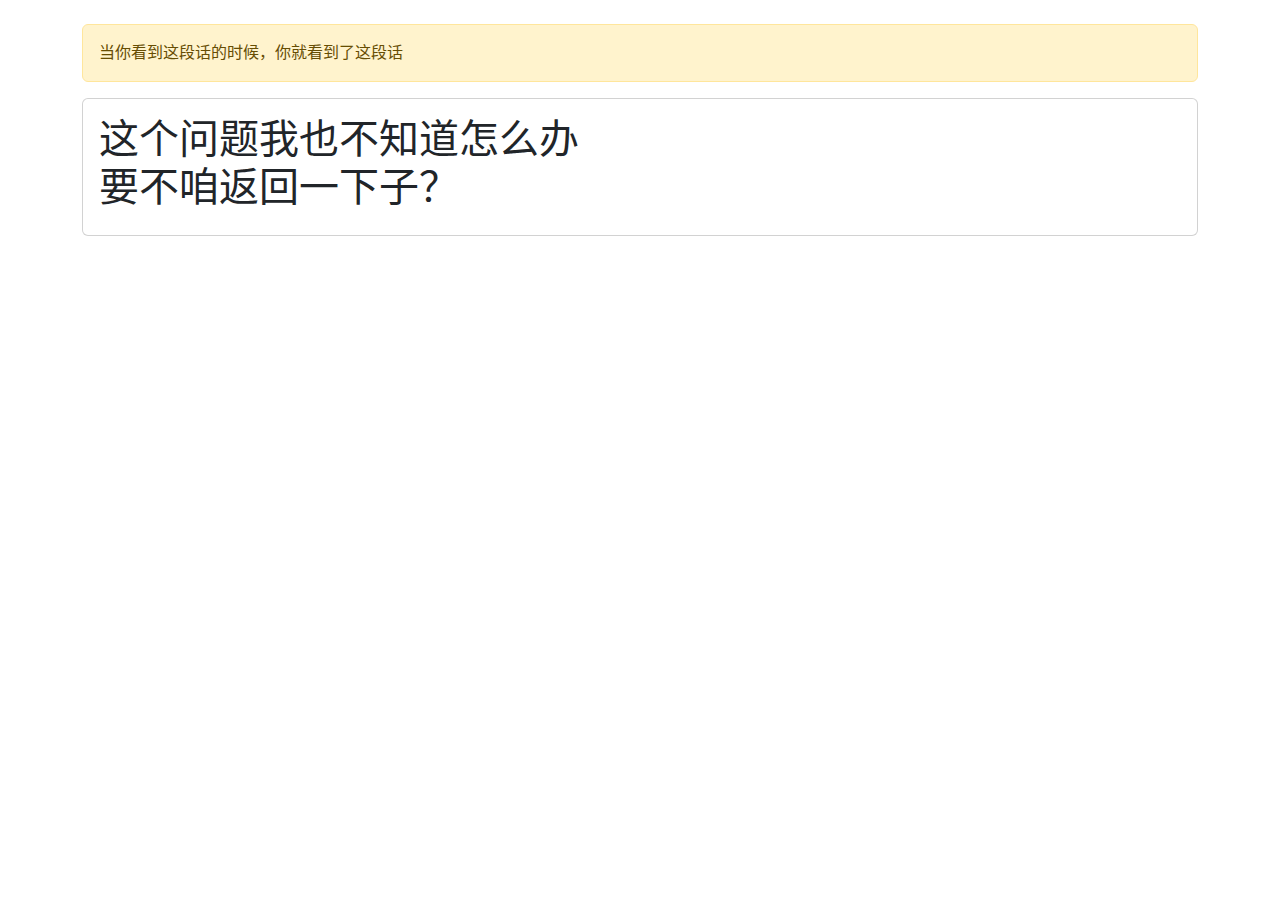
<file: 40x.html>
<!doctype html>
<html lang="zh-cn">

<head>
    <meta charset="utf-8">
<meta name="viewport" content="width=device-width, initial-scale=1, shrink-to-fit=no">
     <meta name="description" content="有一天，有个人在群里发了消息，他说：​">
     <meta http-equiv="Content-Language"content="zh-cn"/> 
     <meta name="msvalidate.01" content="2B235579FC78D72BBC18B9B82FED174F" />
     <title>怎么事有情况？</title>
<link rel="stylesheet" href="https://cdnjs.cloudflare.com/ajax/libs/bootstrap/5.2.0-beta1/css/bootstrap.min.css"/>

    <link rel="shortcut icon" href="https://z3.ax1x.com/2021/04/22/cqR5wR.png" type="image/x-icon">

</head>

<body>
<!-- jQuery 和 Bootstrap 集成包（集成了 Popper） -->
    <script async src="https://lf26-cdn-tos.bytecdntp.com/cdn/expire-1-M/jquery/3.6.0/jquery.min.js" ></script>
    <script async src="https://cdnjs.cloudflare.com/ajax/libs/bootstrap/5.2.0-beta1/js/bootstrap.min.js"></script>
     
    <div class="container">
        <br>
        <div class="alert alert-warning" role="alert">
            当你看到这段话的时候，你就看到了这段话</div>
        <div class="card" >
            
            <div class="card-body" >
                <h1 class="card-title" >这个问题我也不知道怎么办<br/>要不咱返回一下子？</h1>

            </div>
           
            
        </div>
	<br>
   
    </div>
</body>
</html>
</file>
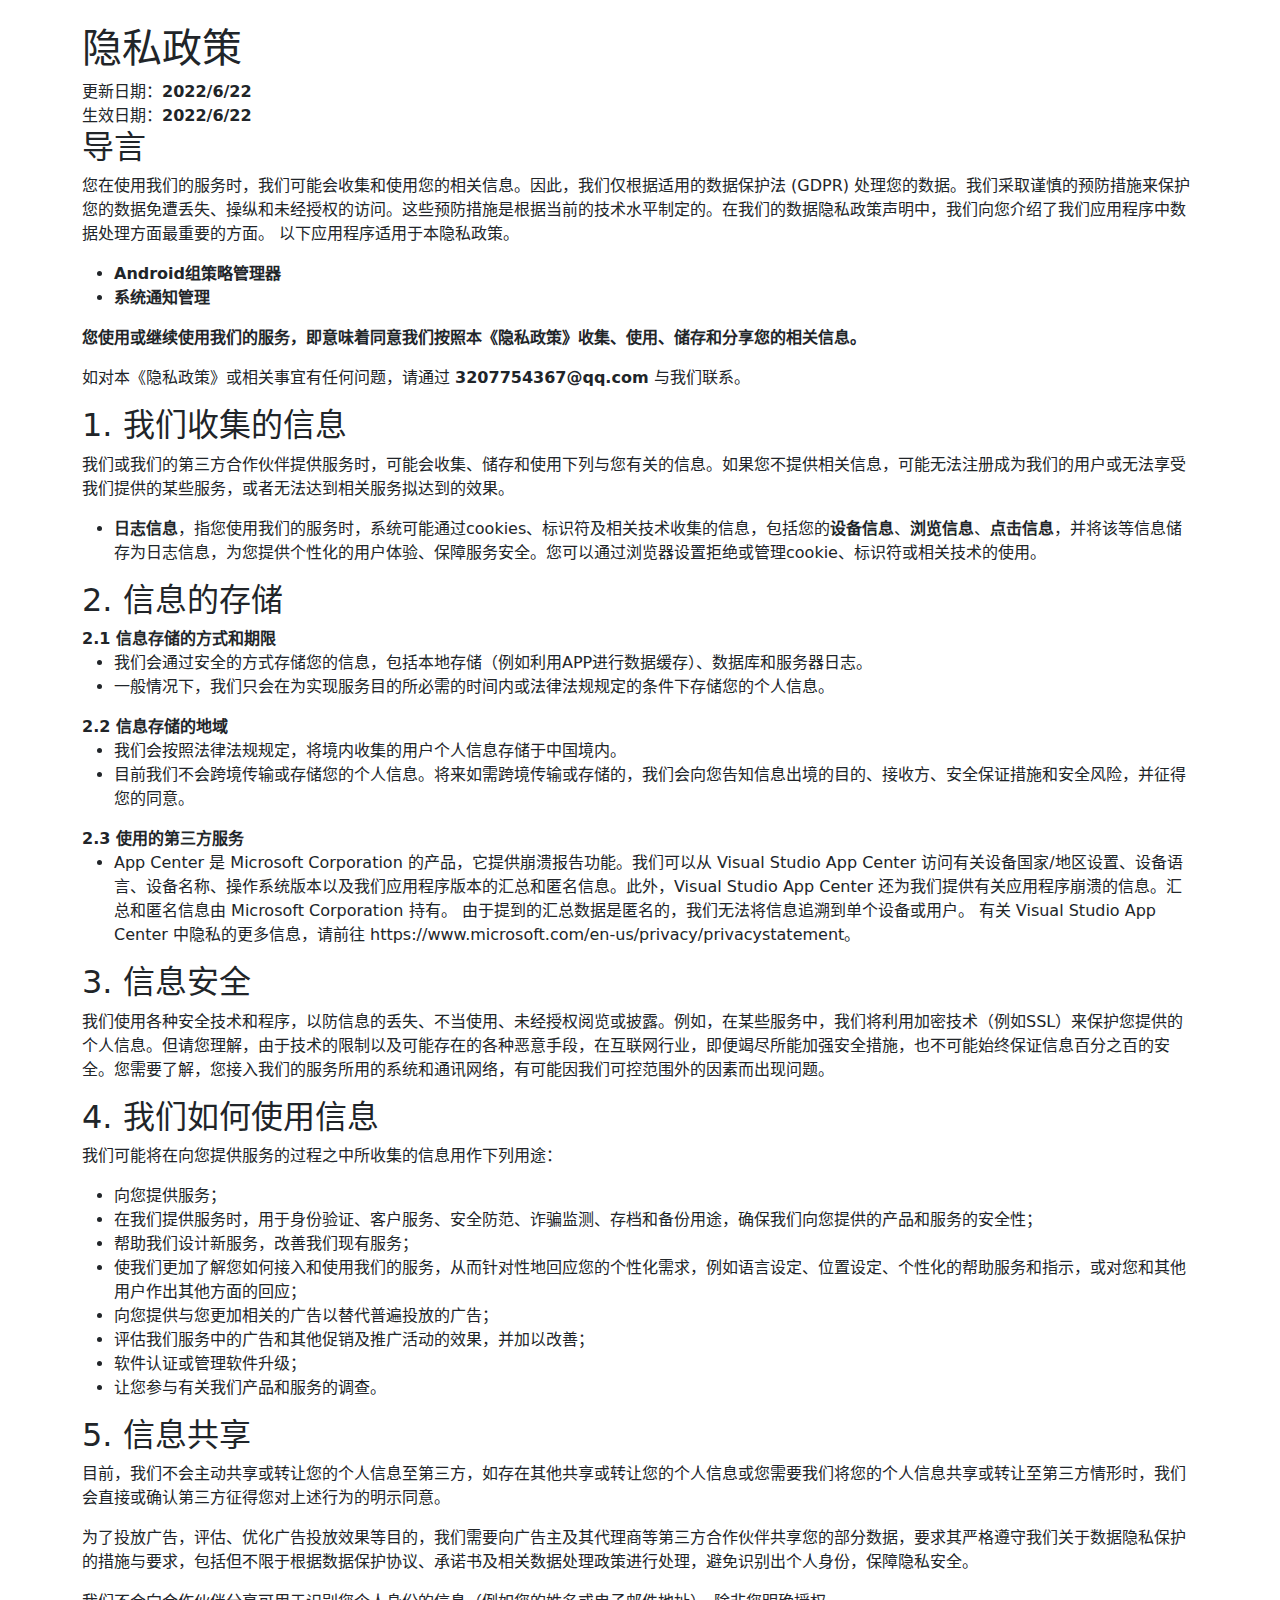
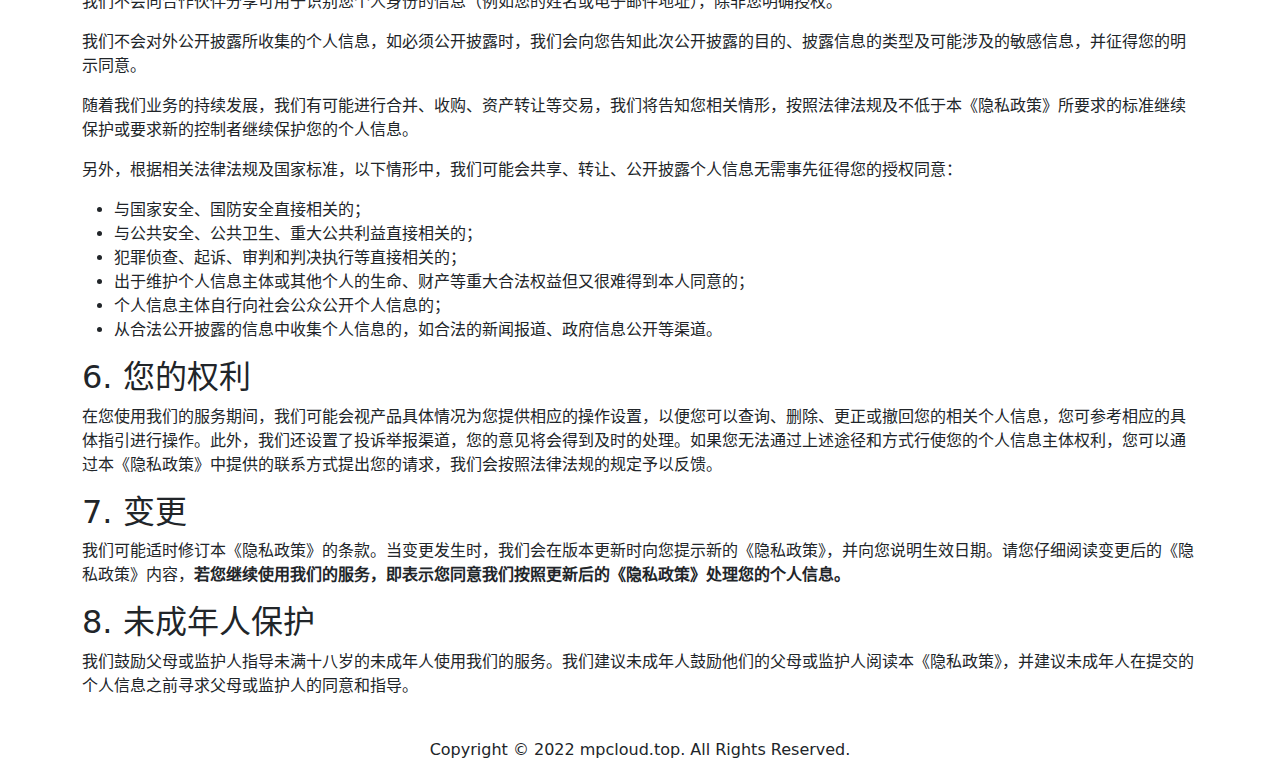
<file: privacy.html>
<!doctype html>
<html lang="zh-CN">

<head>
    <meta charset="utf-8">
    <meta name="viewport" content="width=device-width, initial-scale=1, shrink-to-fit=no">
     <title>隐私政策</title>
      <meta http-equiv="Content-Language"content="zh-cn"/>
    <link rel="shortcut icon" href="https://z3.ax1x.com/2021/04/22/cqR5wR.png" type="image/x-icon">
    <link rel="stylesheet" href="https://cdnjs.cloudflare.com/ajax/libs/bootstrap/5.2.0-beta1/css/bootstrap.min.css"/>

</head>

<body>

	<script async src="https://lf26-cdn-tos.bytecdntp.com/cdn/expire-1-M/jquery/3.6.0/jquery.min.js" ></script>
    <script async src="https://cdnjs.cloudflare.com/ajax/libs/bootstrap/5.2.0-beta1/js/bootstrap.min.js"></script>

    <div class="container" alt="keywords">
        <br>
	    <h1>隐私政策</h1>
<div>更新日期：<strong>2022/6/22</strong></div>
<div>生效日期：<strong>2022/6/22</strong></div>
<h2>导言</h2>
<p>
  您在使用我们的服务时，我们可能会收集和使用您的相关信息。因此，我们仅根据适用的数据保护法 (GDPR) 处理您的数据。我们采取谨慎的预防措施来保护您的数据免遭丢失、操纵和未经授权的访问。这些预防措施是根据当前的技术水平制定的。在我们的数据隐私政策声明中，我们向您介绍了我们应用程序中数据处理方面最重要的方面。
以下应用程序适用于本隐私政策。
	<ul>
		<li><strong>Android组策略管理器</strong></li>
		<li><strong>系统通知管理</strong></li>
	</ul>
</p>
<p><strong>您使用或继续使用我们的服务，即意味着同意我们按照本《隐私政策》收集、使用、储存和分享您的相关信息。</strong></p>
<p>如对本《隐私政策》或相关事宜有任何问题，请通过 <strong>3207754367@qq.com</strong> 与我们联系。</p>

<h2>1. 我们收集的信息</h2>
<p>我们或我们的第三方合作伙伴提供服务时，可能会收集、储存和使用下列与您有关的信息。如果您不提供相关信息，可能无法注册成为我们的用户或无法享受我们提供的某些服务，或者无法达到相关服务拟达到的效果。</p>

<ul>
  <li><strong>日志信息</strong>，指您使用我们的服务时，系统可能通过cookies、标识符及相关技术收集的信息，包括您的<strong>设备信息</strong>、<strong>浏览信息</strong>、<strong>点击信息</strong>，并将该等信息储存为日志信息，为您提供个性化的用户体验、保障服务安全。您可以通过浏览器设置拒绝或管理cookie、标识符或相关技术的使用。</li>
</ul>



<h2>2. 信息的存储</h2>
<strong>2.1 信息存储的方式和期限</strong>
<ul>
<li>我们会通过安全的方式存储您的信息，包括本地存储（例如利用APP进行数据缓存）、数据库和服务器日志。</li>
<li>一般情况下，我们只会在为实现服务目的所必需的时间内或法律法规规定的条件下存储您的个人信息。</li>
</ul>

<strong>2.2 信息存储的地域</strong>
<ul>
<li>我们会按照法律法规规定，将境内收集的用户个人信息存储于中国境内。</li>
<li>目前我们不会跨境传输或存储您的个人信息。将来如需跨境传输或存储的，我们会向您告知信息出境的目的、接收方、安全保证措施和安全风险，并征得您的同意。</li>
</ul>

<strong>2.3 使用的第三方服务</strong>
<ul>
<li>App Center 是 Microsoft Corporation 的产品，它提供崩溃报告功能。我们可以从 Visual Studio App Center 访问有关设备国家/地区设置、设备语言、设备名称、操作系统版本以及我们应用程序版本的汇总和匿名信息。此外，Visual Studio App Center 还为我们提供有关应用程序崩溃的信息。汇总和匿名信息由 Microsoft Corporation 持有。

由于提到的汇总数据是匿名的，我们无法将信息追溯到单个设备或用户。

有关 Visual Studio App Center 中隐私的更多信息，请前往 https://www.microsoft.com/en-us/privacy/privacystatement。
</li>
</ul>

<h2>3. 信息安全</h2>
<p>
我们使用各种安全技术和程序，以防信息的丢失、不当使用、未经授权阅览或披露。例如，在某些服务中，我们将利用加密技术（例如SSL）来保护您提供的个人信息。但请您理解，由于技术的限制以及可能存在的各种恶意手段，在互联网行业，即便竭尽所能加强安全措施，也不可能始终保证信息百分之百的安全。您需要了解，您接入我们的服务所用的系统和通讯网络，有可能因我们可控范围外的因素而出现问题。
</p>

<h2>4. 我们如何使用信息</h2>
<p>我们可能将在向您提供服务的过程之中所收集的信息用作下列用途：</p>
<ul>
  <li>向您提供服务；</li>
  <li>在我们提供服务时，用于身份验证、客户服务、安全防范、诈骗监测、存档和备份用途，确保我们向您提供的产品和服务的安全性；</li>
  <li>帮助我们设计新服务，改善我们现有服务；</li>
  <li>使我们更加了解您如何接入和使用我们的服务，从而针对性地回应您的个性化需求，例如语言设定、位置设定、个性化的帮助服务和指示，或对您和其他用户作出其他方面的回应；</li>
  <li>向您提供与您更加相关的广告以替代普遍投放的广告；</li>
  <li>评估我们服务中的广告和其他促销及推广活动的效果，并加以改善；</li>
  <li>软件认证或管理软件升级；</li>
  <li>让您参与有关我们产品和服务的调查。</li>
</ul>

<h2>5. 信息共享</h2>
<p>
目前，我们不会主动共享或转让您的个人信息至第三方，如存在其他共享或转让您的个人信息或您需要我们将您的个人信息共享或转让至第三方情形时，我们会直接或确认第三方征得您对上述行为的明示同意。
</p>
<p>
为了投放广告，评估、优化广告投放效果等目的，我们需要向广告主及其代理商等第三方合作伙伴共享您的部分数据，要求其严格遵守我们关于数据隐私保护的措施与要求，包括但不限于根据数据保护协议、承诺书及相关数据处理政策进行处理，避免识别出个人身份，保障隐私安全。
</p>
<p>
我们不会向合作伙伴分享可用于识别您个人身份的信息（例如您的姓名或电子邮件地址），除非您明确授权。
</p>
<p>
我们不会对外公开披露所收集的个人信息，如必须公开披露时，我们会向您告知此次公开披露的目的、披露信息的类型及可能涉及的敏感信息，并征得您的明示同意。
</p>
<p>
随着我们业务的持续发展，我们有可能进行合并、收购、资产转让等交易，我们将告知您相关情形，按照法律法规及不低于本《隐私政策》所要求的标准继续保护或要求新的控制者继续保护您的个人信息。
</p>
<p>
另外，根据相关法律法规及国家标准，以下情形中，我们可能会共享、转让、公开披露个人信息无需事先征得您的授权同意：
</p>
<ul>
  <li>与国家安全、国防安全直接相关的；</li>
  <li>与公共安全、公共卫生、重大公共利益直接相关的；</li>
  <li>犯罪侦查、起诉、审判和判决执行等直接相关的；</li>
  <li>出于维护个人信息主体或其他个人的生命、财产等重大合法权益但又很难得到本人同意的；</li>
  <li>个人信息主体自行向社会公众公开个人信息的；</li>
  <li>从合法公开披露的信息中收集个人信息的，如合法的新闻报道、政府信息公开等渠道。</li>
</ul>

<h2>6. 您的权利</h2>
<p>
在您使用我们的服务期间，我们可能会视产品具体情况为您提供相应的操作设置，以便您可以查询、删除、更正或撤回您的相关个人信息，您可参考相应的具体指引进行操作。此外，我们还设置了投诉举报渠道，您的意见将会得到及时的处理。如果您无法通过上述途径和方式行使您的个人信息主体权利，您可以通过本《隐私政策》中提供的联系方式提出您的请求，我们会按照法律法规的规定予以反馈。
</p>


<h2>7. 变更</h2>
<p>
我们可能适时修订本《隐私政策》的条款。当变更发生时，我们会在版本更新时向您提示新的《隐私政策》，并向您说明生效日期。请您仔细阅读变更后的《隐私政策》内容，<strong>若您继续使用我们的服务，即表示您同意我们按照更新后的《隐私政策》处理您的个人信息。</strong>
</p>

<h2>8. 未成年人保护</h2>
<p>
我们鼓励父母或监护人指导未满十八岁的未成年人使用我们的服务。我们建议未成年人鼓励他们的父母或监护人阅读本《隐私政策》，并建议未成年人在提交的个人信息之前寻求父母或监护人的同意和指导。
</p>
	    
    </div>
    </br>
    <div ><p class="text-center">Copyright © 2022 mpcloud.top. All Rights Reserved.</p></div>
</body>

</html>
</file>
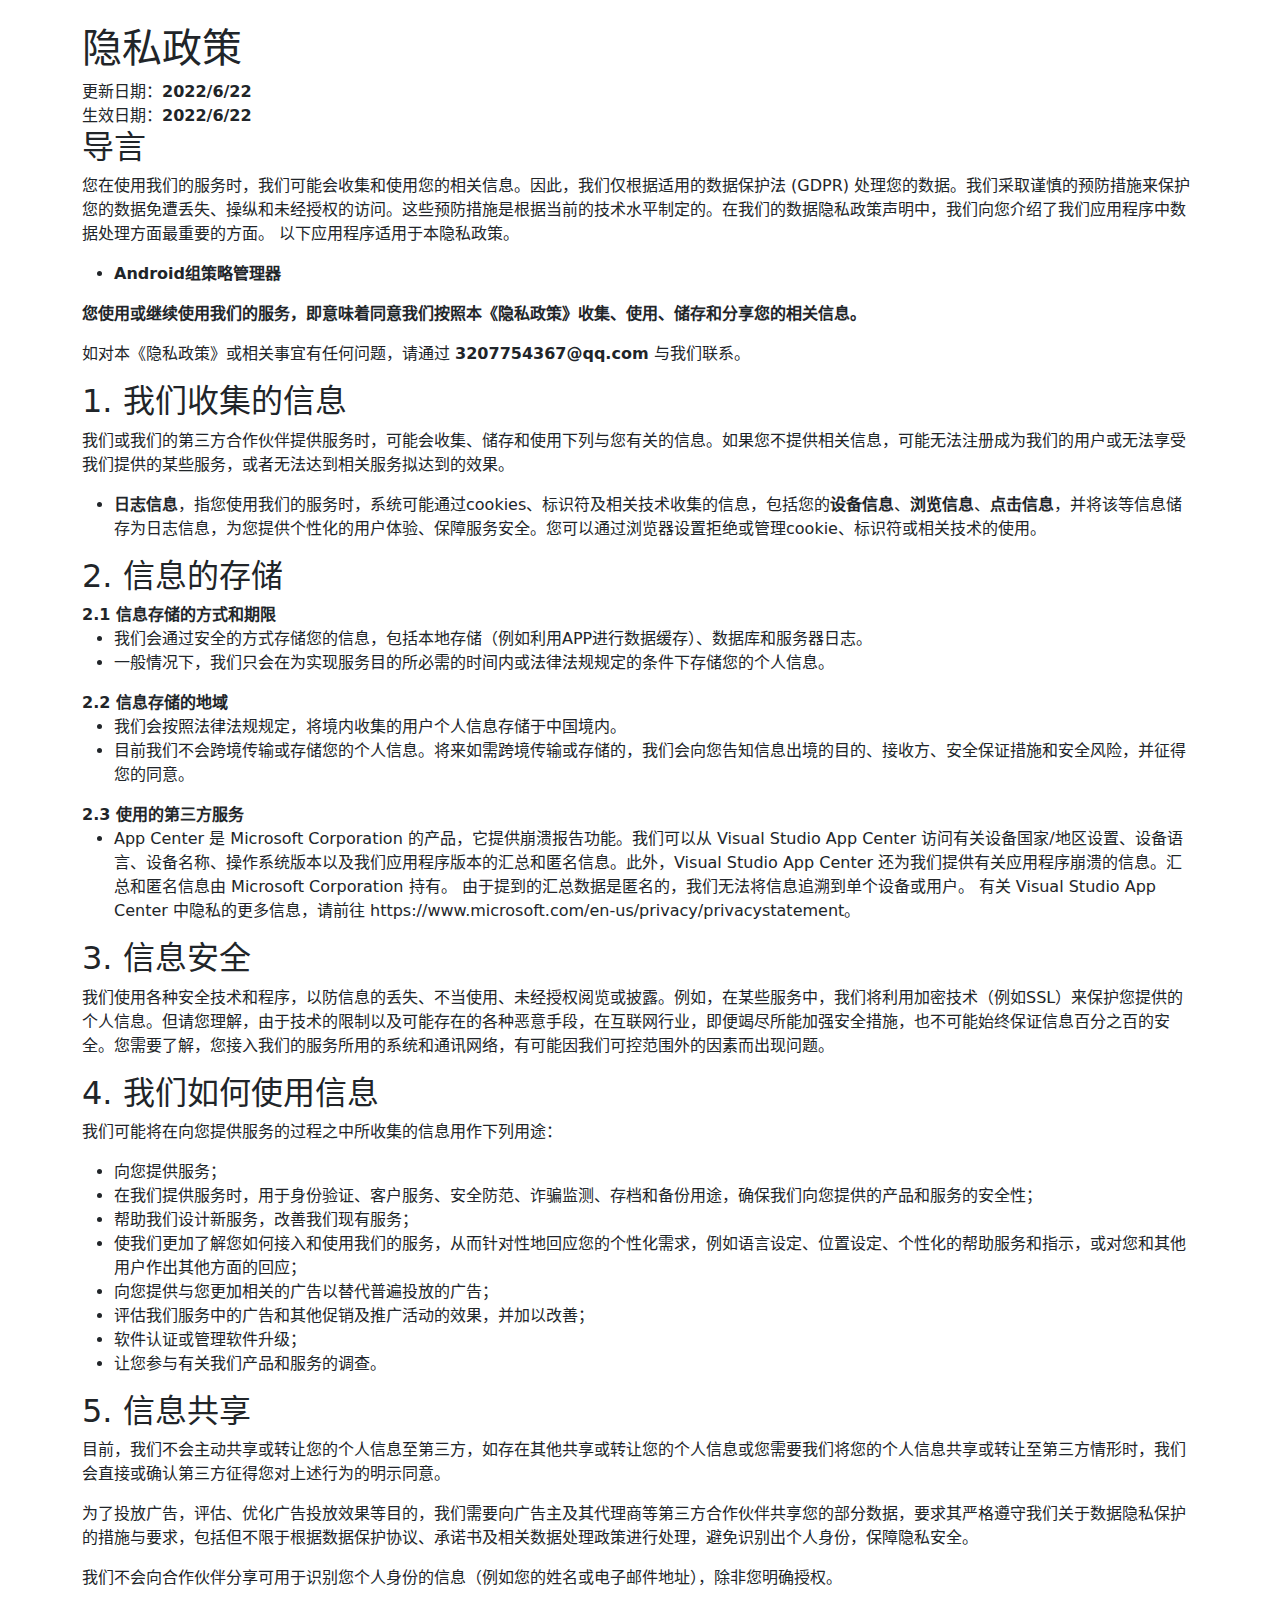
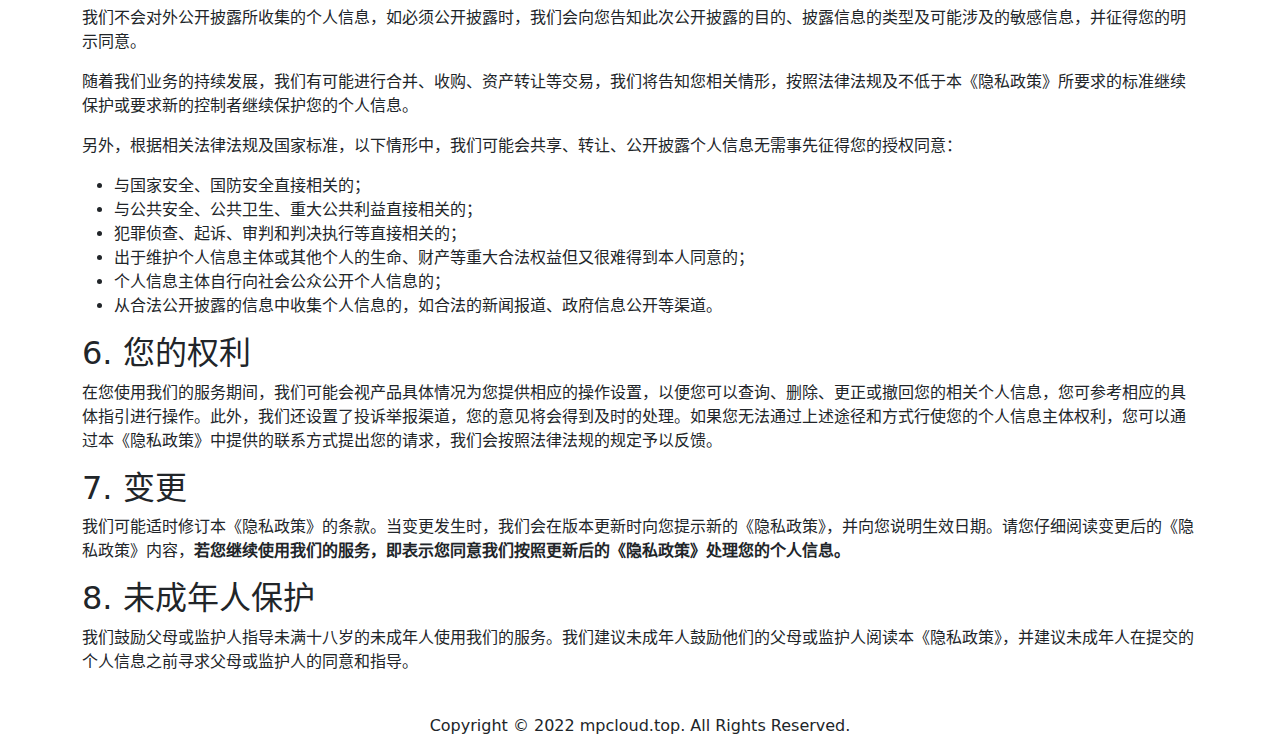
<file: privacypage_index.html>
<!doctype html>
<html lang="zh-CN">

<head>
    <meta charset="utf-8">
    <meta name="viewport" content="width=device-width, initial-scale=1, shrink-to-fit=no">
     <title>隐私政策</title>
      <meta http-equiv="Content-Language"content="zh-cn"/>
    <link rel="shortcut icon" href="https://z3.ax1x.com/2021/04/22/cqR5wR.png" type="image/x-icon">
    <link rel="stylesheet" href="https://cdnjs.cloudflare.com/ajax/libs/bootstrap/5.2.0-beta1/css/bootstrap.min.css"/>

</head>

<body>

	<script async src="https://lf26-cdn-tos.bytecdntp.com/cdn/expire-1-M/jquery/3.6.0/jquery.min.js" ></script>
    <script async src="https://cdnjs.cloudflare.com/ajax/libs/bootstrap/5.2.0-beta1/js/bootstrap.min.js"></script>

    <div class="container" alt="keywords">
        <br>
	    <h1>隐私政策</h1>
<div>更新日期：<strong>2022/6/22</strong></div>
<div>生效日期：<strong>2022/6/22</strong></div>
<h2>导言</h2>
<p>
  您在使用我们的服务时，我们可能会收集和使用您的相关信息。因此，我们仅根据适用的数据保护法 (GDPR) 处理您的数据。我们采取谨慎的预防措施来保护您的数据免遭丢失、操纵和未经授权的访问。这些预防措施是根据当前的技术水平制定的。在我们的数据隐私政策声明中，我们向您介绍了我们应用程序中数据处理方面最重要的方面。
以下应用程序适用于本隐私政策。
	<ul>
		<li><strong>Android组策略管理器</strong></li>
	</ul>
</p>
<p><strong>您使用或继续使用我们的服务，即意味着同意我们按照本《隐私政策》收集、使用、储存和分享您的相关信息。</strong></p>
<p>如对本《隐私政策》或相关事宜有任何问题，请通过 <strong>3207754367@qq.com</strong> 与我们联系。</p>

<h2>1. 我们收集的信息</h2>
<p>我们或我们的第三方合作伙伴提供服务时，可能会收集、储存和使用下列与您有关的信息。如果您不提供相关信息，可能无法注册成为我们的用户或无法享受我们提供的某些服务，或者无法达到相关服务拟达到的效果。</p>

<ul>
  <li><strong>日志信息</strong>，指您使用我们的服务时，系统可能通过cookies、标识符及相关技术收集的信息，包括您的<strong>设备信息</strong>、<strong>浏览信息</strong>、<strong>点击信息</strong>，并将该等信息储存为日志信息，为您提供个性化的用户体验、保障服务安全。您可以通过浏览器设置拒绝或管理cookie、标识符或相关技术的使用。</li>
</ul>



<h2>2. 信息的存储</h2>
<strong>2.1 信息存储的方式和期限</strong>
<ul>
<li>我们会通过安全的方式存储您的信息，包括本地存储（例如利用APP进行数据缓存）、数据库和服务器日志。</li>
<li>一般情况下，我们只会在为实现服务目的所必需的时间内或法律法规规定的条件下存储您的个人信息。</li>
</ul>

<strong>2.2 信息存储的地域</strong>
<ul>
<li>我们会按照法律法规规定，将境内收集的用户个人信息存储于中国境内。</li>
<li>目前我们不会跨境传输或存储您的个人信息。将来如需跨境传输或存储的，我们会向您告知信息出境的目的、接收方、安全保证措施和安全风险，并征得您的同意。</li>
</ul>

<strong>2.3 使用的第三方服务</strong>
<ul>
<li>App Center 是 Microsoft Corporation 的产品，它提供崩溃报告功能。我们可以从 Visual Studio App Center 访问有关设备国家/地区设置、设备语言、设备名称、操作系统版本以及我们应用程序版本的汇总和匿名信息。此外，Visual Studio App Center 还为我们提供有关应用程序崩溃的信息。汇总和匿名信息由 Microsoft Corporation 持有。

由于提到的汇总数据是匿名的，我们无法将信息追溯到单个设备或用户。

有关 Visual Studio App Center 中隐私的更多信息，请前往 https://www.microsoft.com/en-us/privacy/privacystatement。
</li>
</ul>

<h2>3. 信息安全</h2>
<p>
我们使用各种安全技术和程序，以防信息的丢失、不当使用、未经授权阅览或披露。例如，在某些服务中，我们将利用加密技术（例如SSL）来保护您提供的个人信息。但请您理解，由于技术的限制以及可能存在的各种恶意手段，在互联网行业，即便竭尽所能加强安全措施，也不可能始终保证信息百分之百的安全。您需要了解，您接入我们的服务所用的系统和通讯网络，有可能因我们可控范围外的因素而出现问题。
</p>

<h2>4. 我们如何使用信息</h2>
<p>我们可能将在向您提供服务的过程之中所收集的信息用作下列用途：</p>
<ul>
  <li>向您提供服务；</li>
  <li>在我们提供服务时，用于身份验证、客户服务、安全防范、诈骗监测、存档和备份用途，确保我们向您提供的产品和服务的安全性；</li>
  <li>帮助我们设计新服务，改善我们现有服务；</li>
  <li>使我们更加了解您如何接入和使用我们的服务，从而针对性地回应您的个性化需求，例如语言设定、位置设定、个性化的帮助服务和指示，或对您和其他用户作出其他方面的回应；</li>
  <li>向您提供与您更加相关的广告以替代普遍投放的广告；</li>
  <li>评估我们服务中的广告和其他促销及推广活动的效果，并加以改善；</li>
  <li>软件认证或管理软件升级；</li>
  <li>让您参与有关我们产品和服务的调查。</li>
</ul>

<h2>5. 信息共享</h2>
<p>
目前，我们不会主动共享或转让您的个人信息至第三方，如存在其他共享或转让您的个人信息或您需要我们将您的个人信息共享或转让至第三方情形时，我们会直接或确认第三方征得您对上述行为的明示同意。
</p>
<p>
为了投放广告，评估、优化广告投放效果等目的，我们需要向广告主及其代理商等第三方合作伙伴共享您的部分数据，要求其严格遵守我们关于数据隐私保护的措施与要求，包括但不限于根据数据保护协议、承诺书及相关数据处理政策进行处理，避免识别出个人身份，保障隐私安全。
</p>
<p>
我们不会向合作伙伴分享可用于识别您个人身份的信息（例如您的姓名或电子邮件地址），除非您明确授权。
</p>
<p>
我们不会对外公开披露所收集的个人信息，如必须公开披露时，我们会向您告知此次公开披露的目的、披露信息的类型及可能涉及的敏感信息，并征得您的明示同意。
</p>
<p>
随着我们业务的持续发展，我们有可能进行合并、收购、资产转让等交易，我们将告知您相关情形，按照法律法规及不低于本《隐私政策》所要求的标准继续保护或要求新的控制者继续保护您的个人信息。
</p>
<p>
另外，根据相关法律法规及国家标准，以下情形中，我们可能会共享、转让、公开披露个人信息无需事先征得您的授权同意：
</p>
<ul>
  <li>与国家安全、国防安全直接相关的；</li>
  <li>与公共安全、公共卫生、重大公共利益直接相关的；</li>
  <li>犯罪侦查、起诉、审判和判决执行等直接相关的；</li>
  <li>出于维护个人信息主体或其他个人的生命、财产等重大合法权益但又很难得到本人同意的；</li>
  <li>个人信息主体自行向社会公众公开个人信息的；</li>
  <li>从合法公开披露的信息中收集个人信息的，如合法的新闻报道、政府信息公开等渠道。</li>
</ul>

<h2>6. 您的权利</h2>
<p>
在您使用我们的服务期间，我们可能会视产品具体情况为您提供相应的操作设置，以便您可以查询、删除、更正或撤回您的相关个人信息，您可参考相应的具体指引进行操作。此外，我们还设置了投诉举报渠道，您的意见将会得到及时的处理。如果您无法通过上述途径和方式行使您的个人信息主体权利，您可以通过本《隐私政策》中提供的联系方式提出您的请求，我们会按照法律法规的规定予以反馈。
</p>


<h2>7. 变更</h2>
<p>
我们可能适时修订本《隐私政策》的条款。当变更发生时，我们会在版本更新时向您提示新的《隐私政策》，并向您说明生效日期。请您仔细阅读变更后的《隐私政策》内容，<strong>若您继续使用我们的服务，即表示您同意我们按照更新后的《隐私政策》处理您的个人信息。</strong>
</p>

<h2>8. 未成年人保护</h2>
<p>
我们鼓励父母或监护人指导未满十八岁的未成年人使用我们的服务。我们建议未成年人鼓励他们的父母或监护人阅读本《隐私政策》，并建议未成年人在提交的个人信息之前寻求父母或监护人的同意和指导。
</p>
	    
    </div>
    </br>
    <div ><p class="text-center">Copyright © 2022 mpcloud.top. All Rights Reserved.</p></div>
</body>

</html>
</file>
